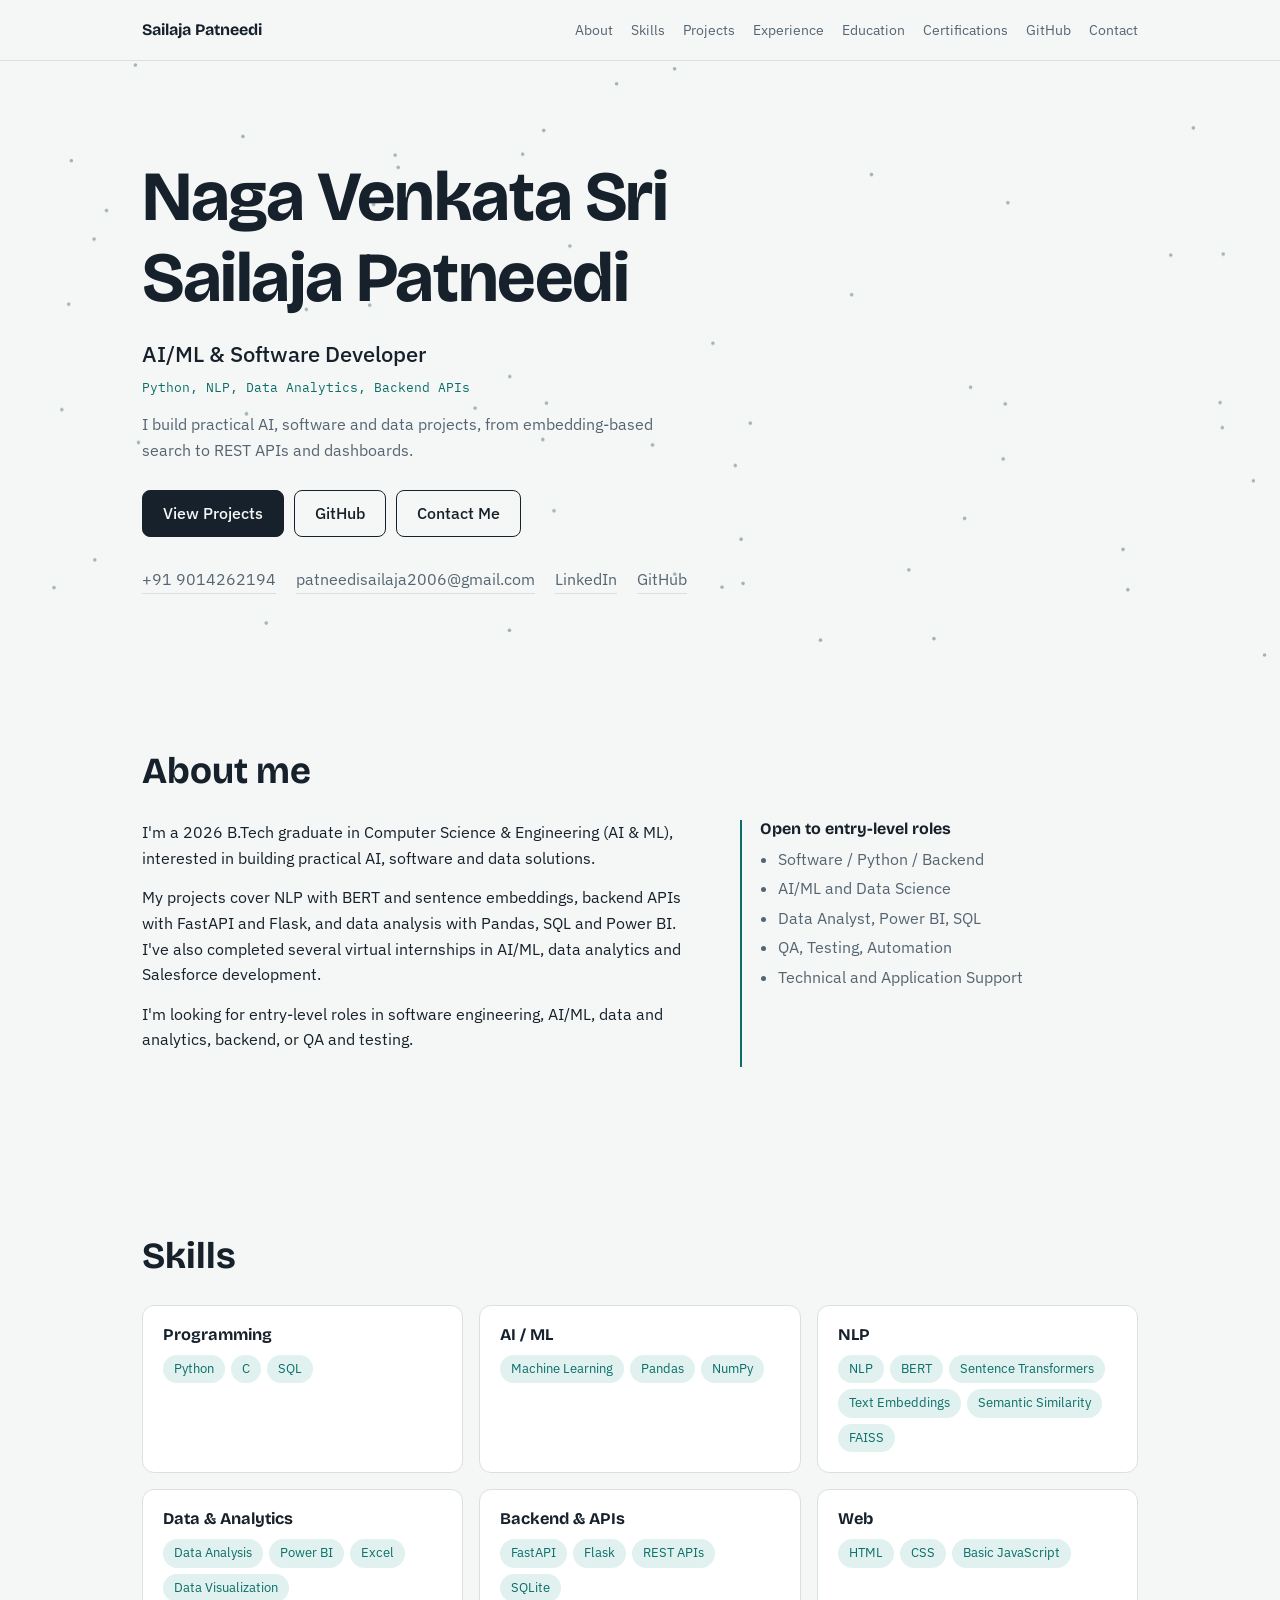
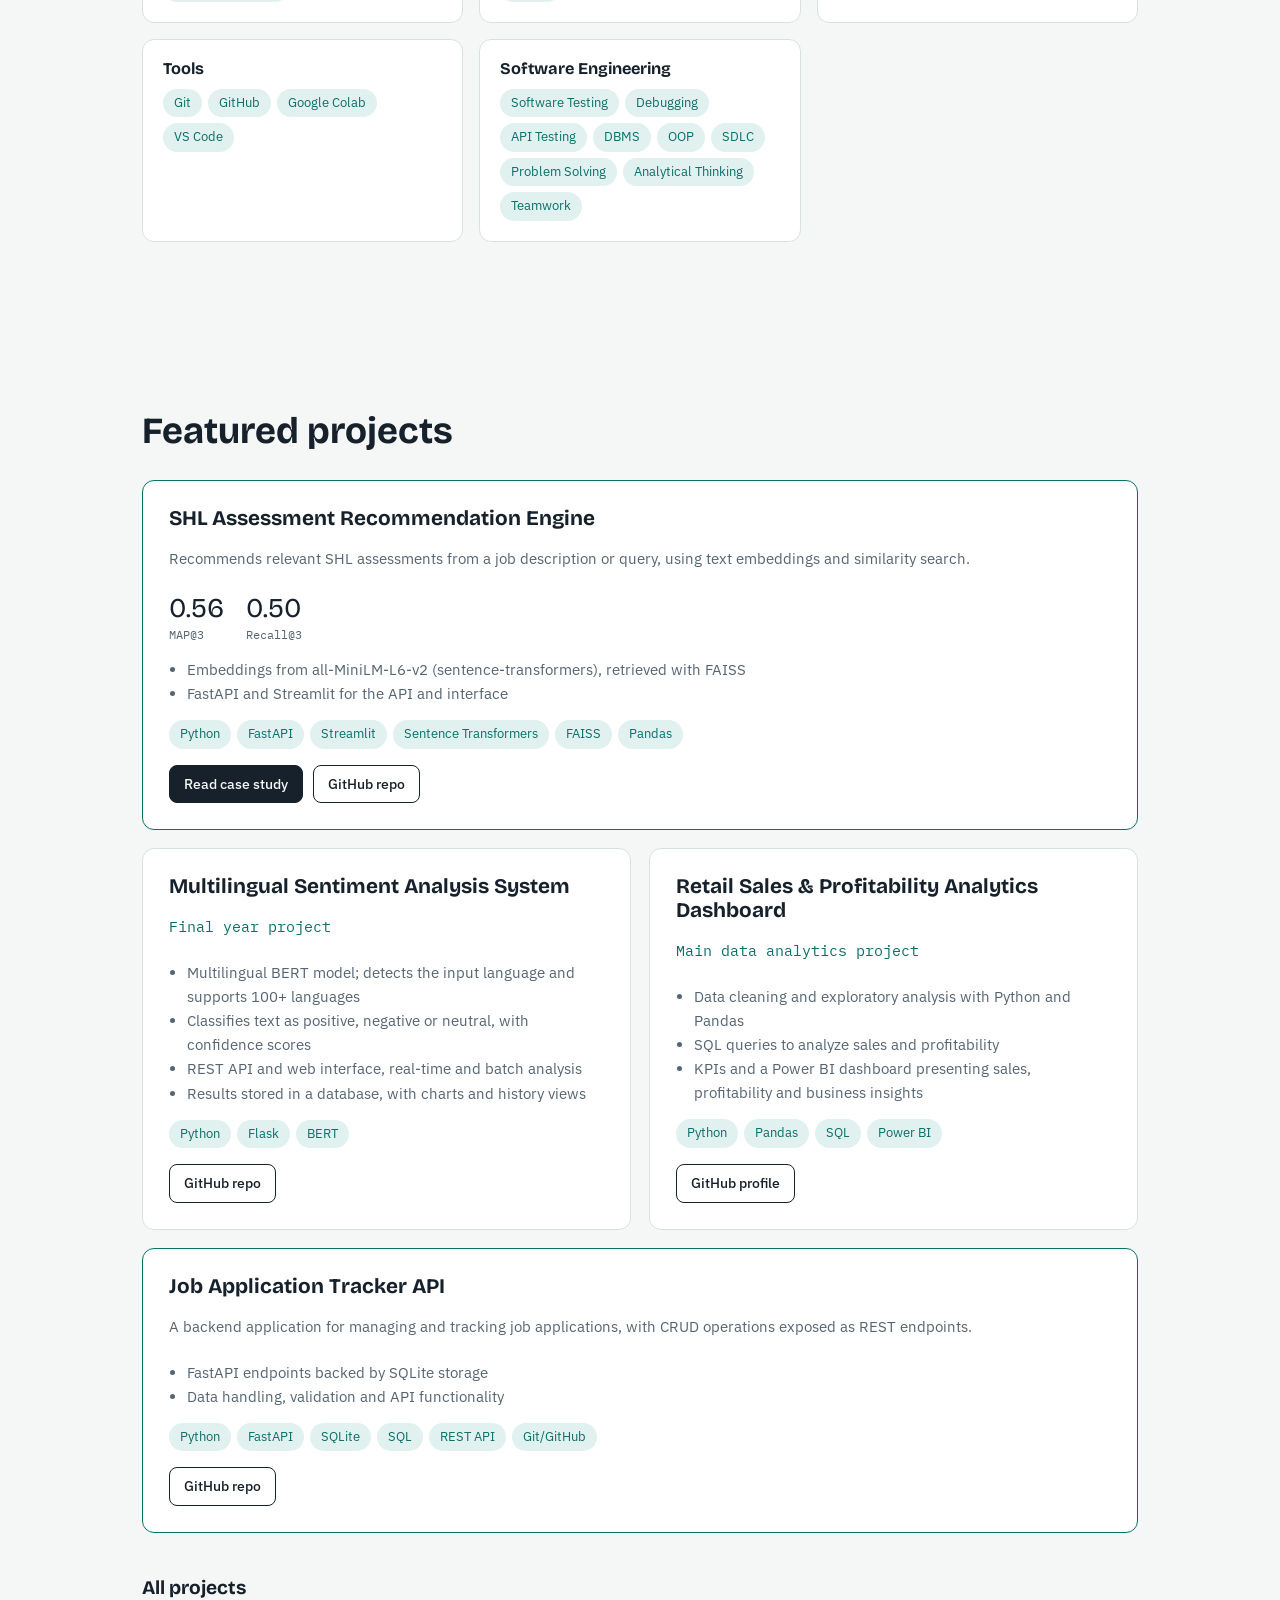
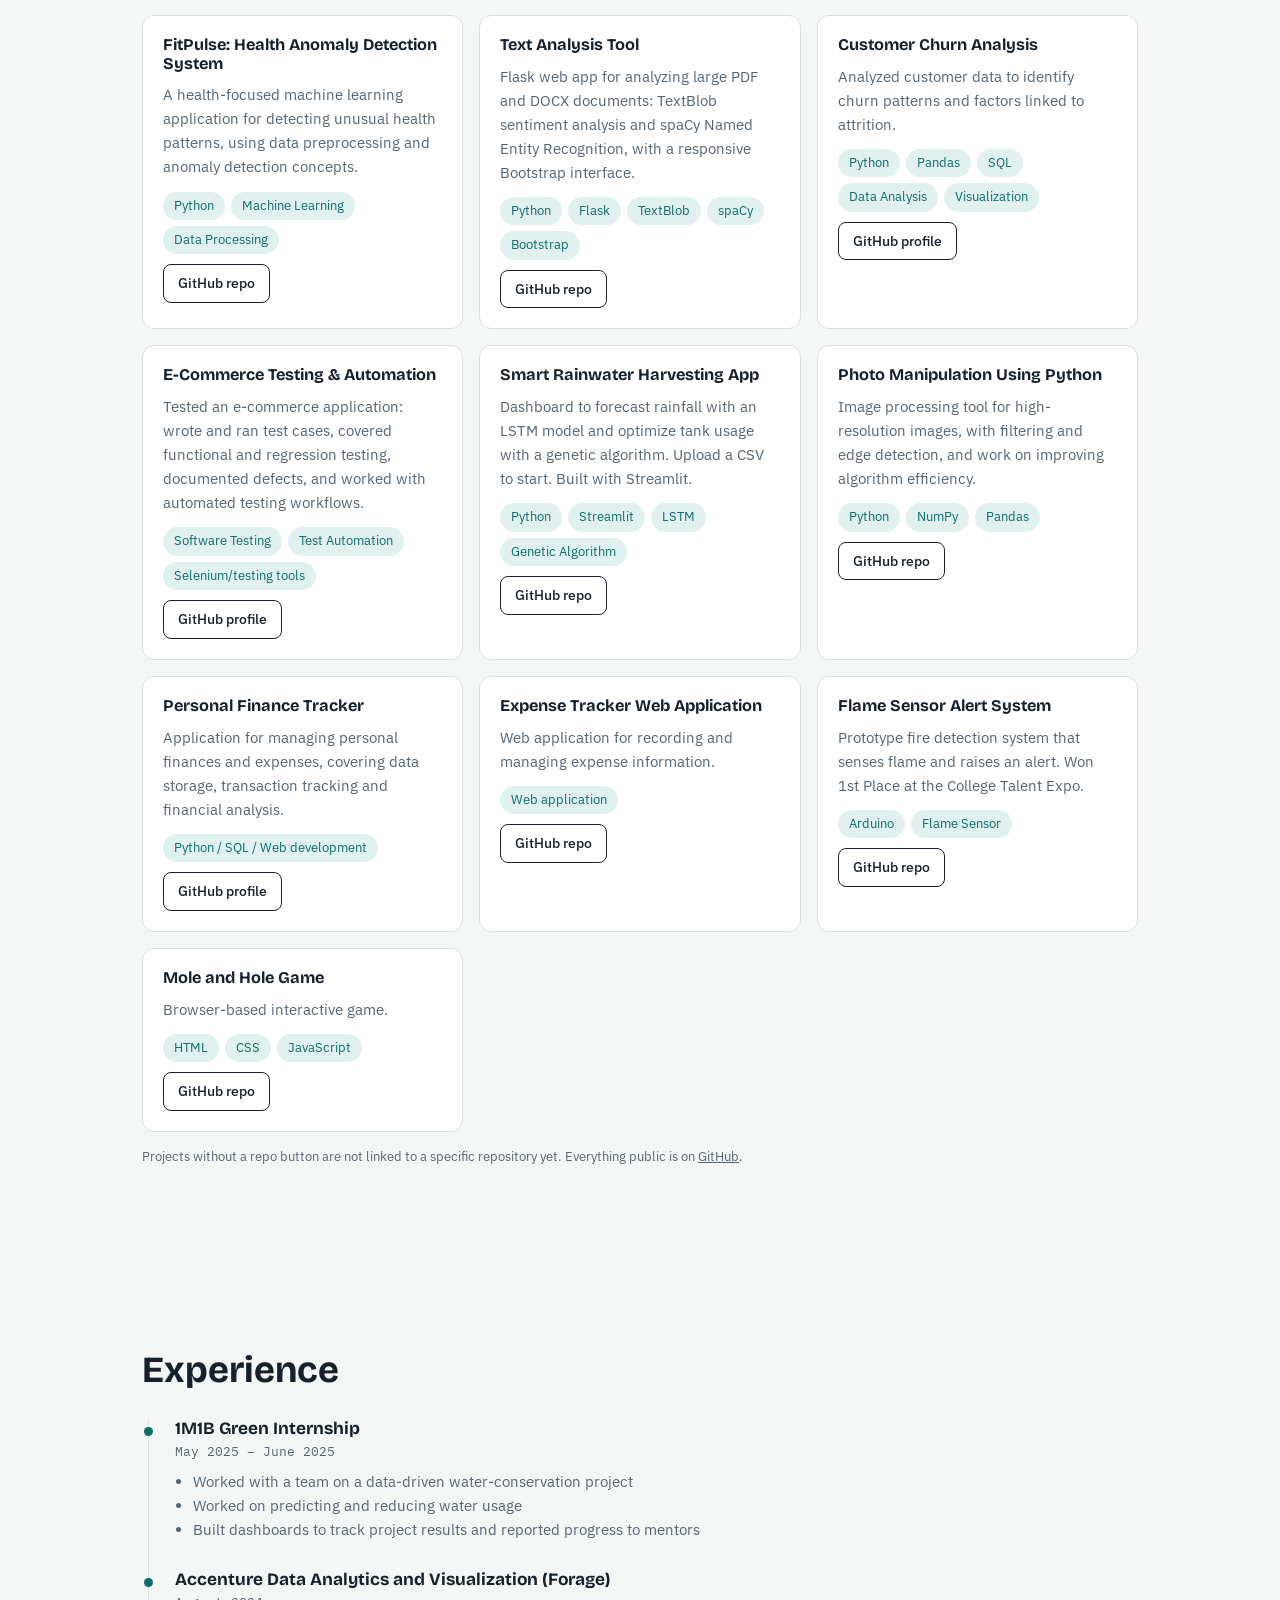
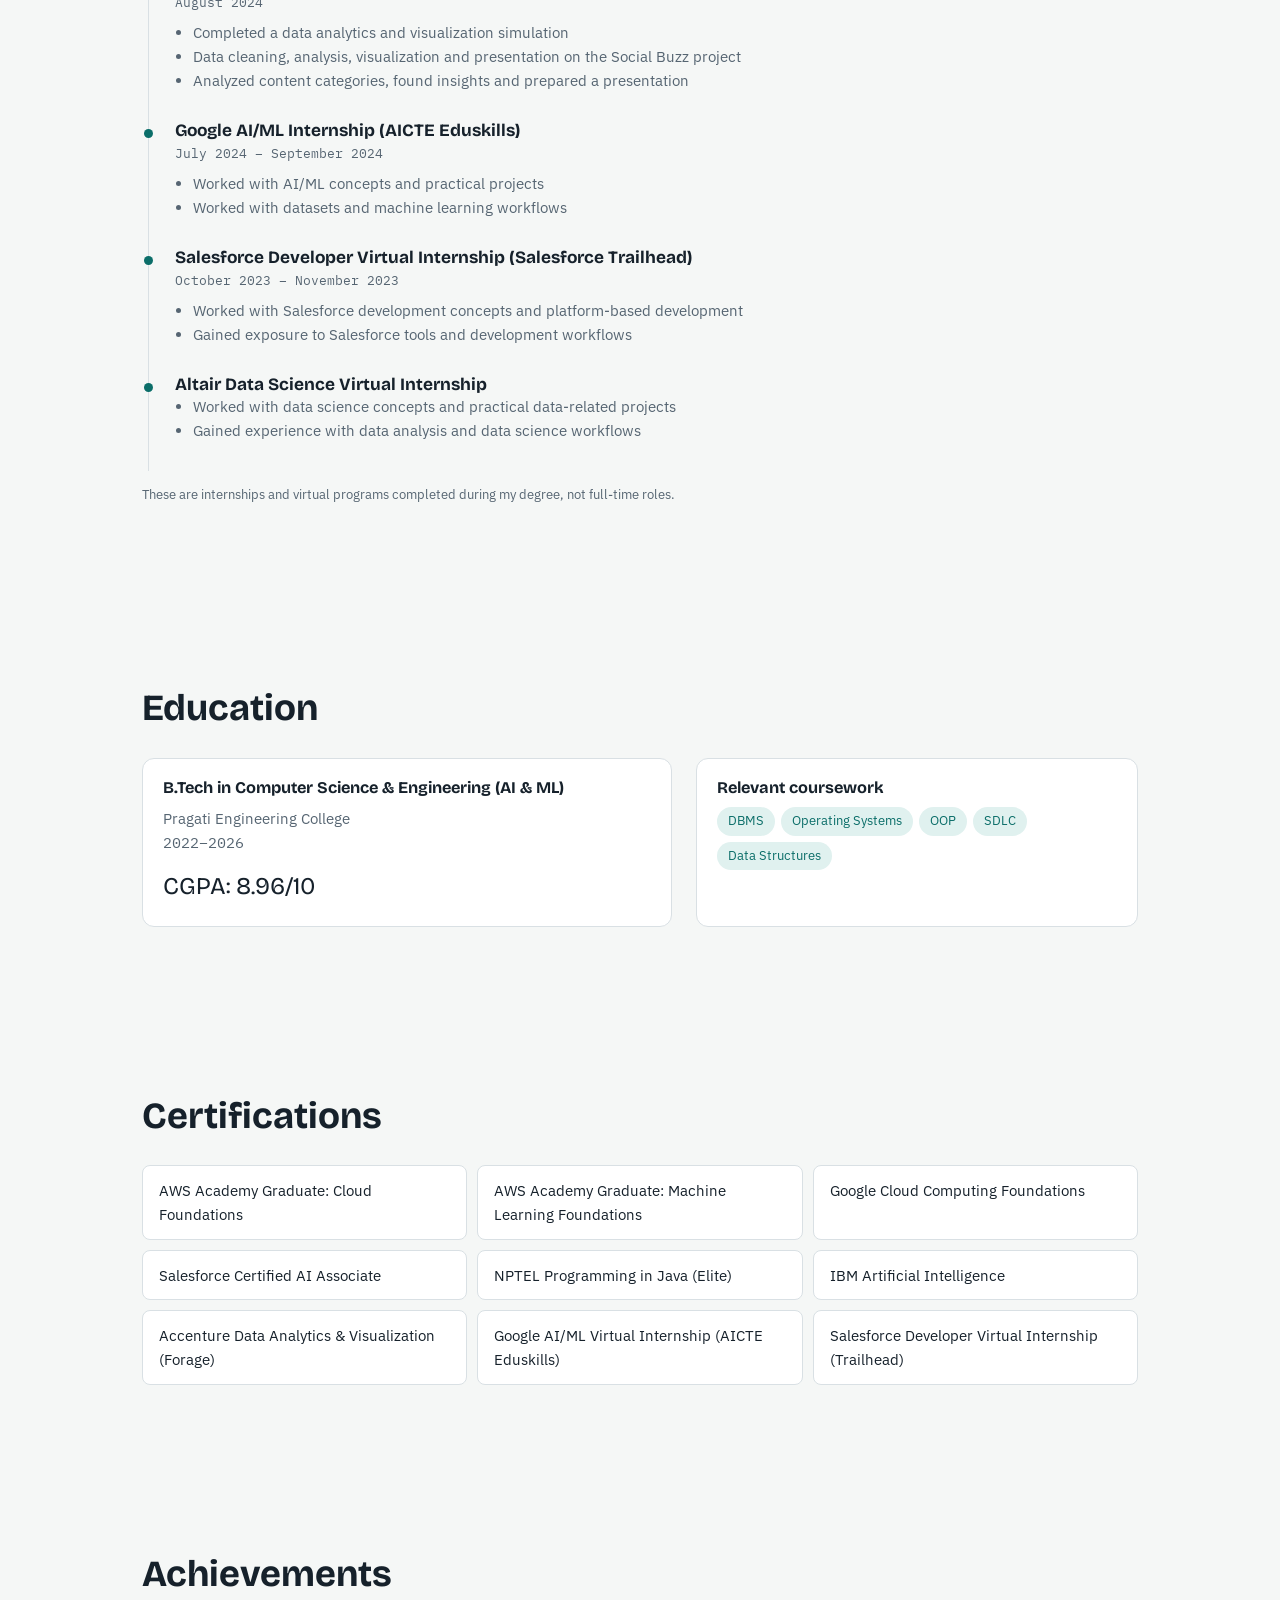
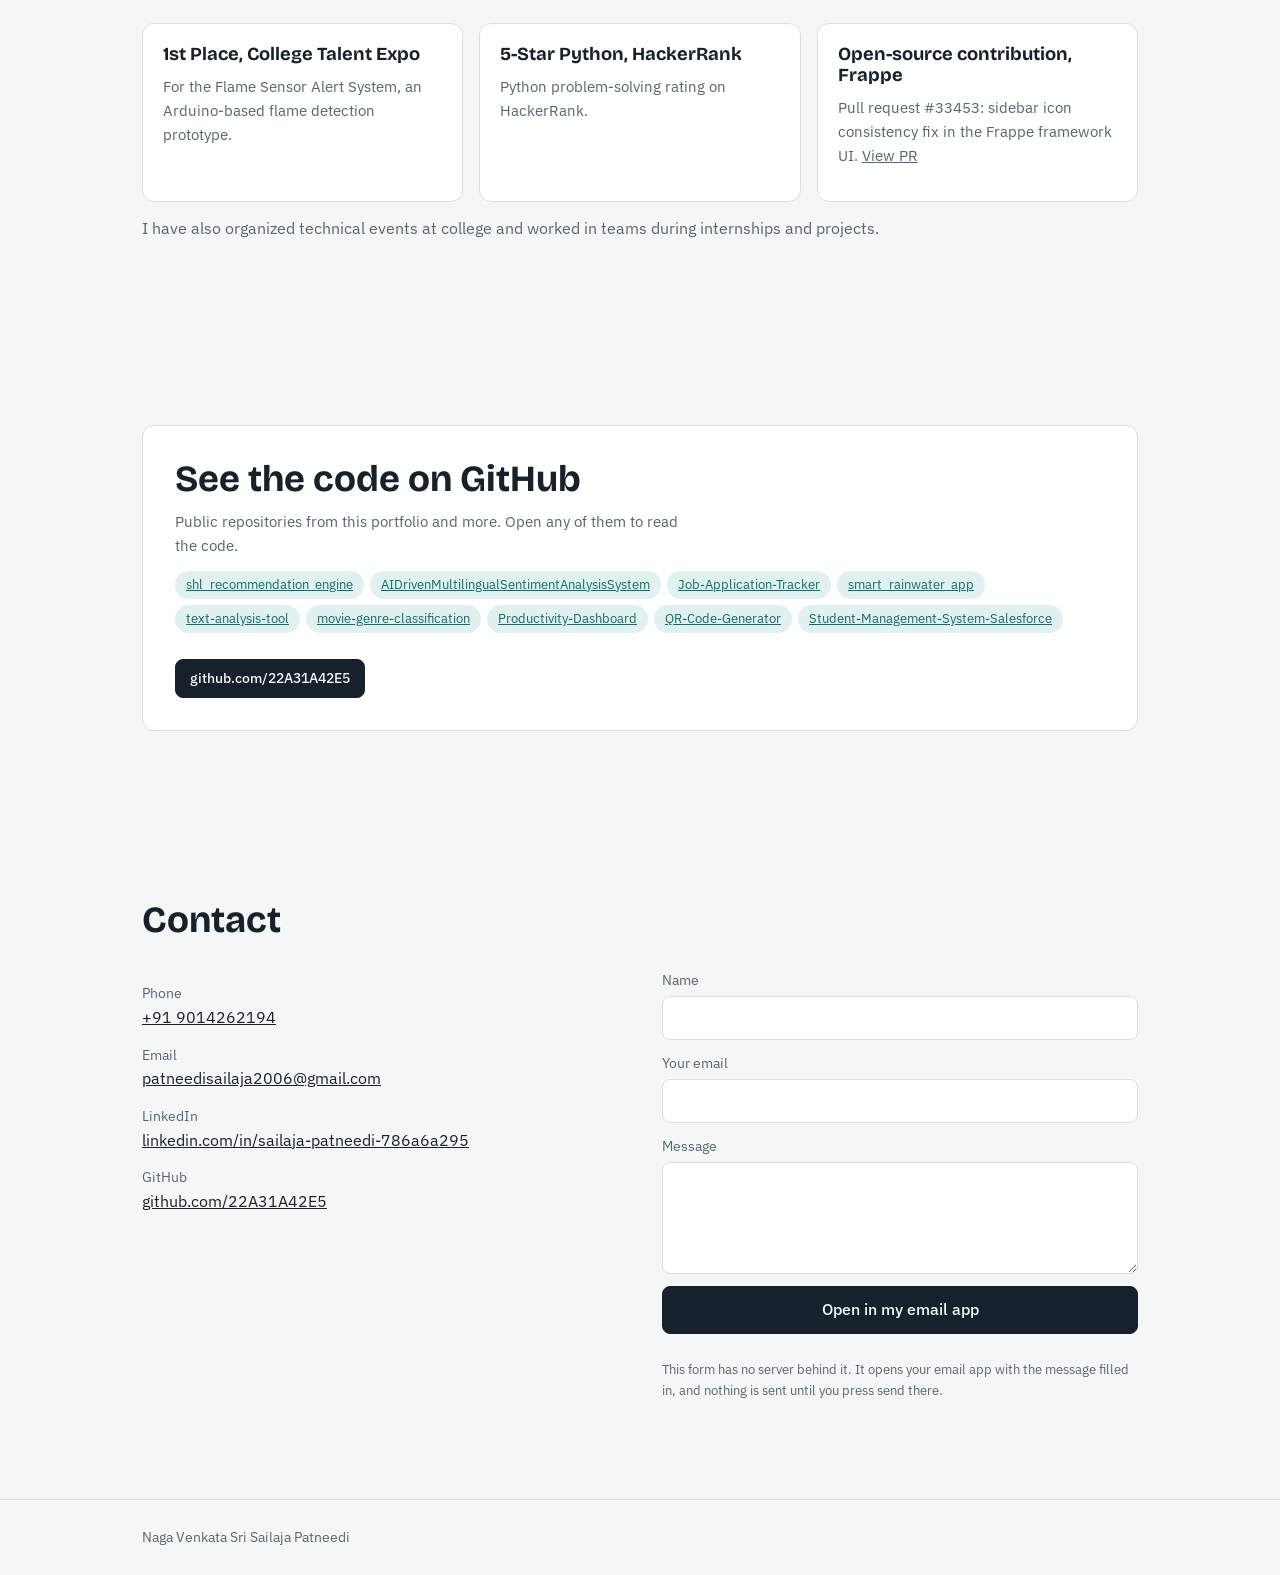
<file: portfolio.html>
<!DOCTYPE html>
<html lang="en">
<head>
<meta charset="utf-8">
<meta name="viewport" content="width=device-width, initial-scale=1, viewport-fit=cover">
<title>Naga Venkata Sri Sailaja Patneedi | AI/ML & Software Developer</title>
<link rel="preconnect" href="https://fonts.googleapis.com">
<link href="https://fonts.googleapis.com/css2?family=Bricolage+Grotesque:wght@500;700&family=IBM+Plex+Sans:wght@400;500&family=IBM+Plex+Mono:wght@400&display=swap" rel="stylesheet">
<style>
:root{--bg:#f5f7f6;--surf:#fff;--ink:#16212b;--mute:#566572;--line:#d9e0e4;--acc:#0b6e69;--acc2:#e0f1ef;--pt:#9fb3bb;
box-sizing:border-box;padding-top:env(safe-area-inset-top,0px);padding-bottom:env(safe-area-inset-bottom,0px)}
@media(prefers-color-scheme:dark){:root:not([data-theme="light"]){--bg:#10171c;--surf:#172128;--ink:#e8eef0;--mute:#9aabb4;--line:#27343c;--acc:#4fd1c5;--acc2:#15302f;--pt:#4a606b}}
:root[data-theme="dark"]{--bg:#10171c;--surf:#172128;--ink:#e8eef0;--mute:#9aabb4;--line:#27343c;--acc:#4fd1c5;--acc2:#15302f;--pt:#4a606b}
*{box-sizing:border-box}html{scroll-behavior:smooth;scroll-padding-top:calc(64px + env(safe-area-inset-top,0px))}
body{margin:0;background:var(--bg);color:var(--ink);font:16px/1.6 'IBM Plex Sans',system-ui,sans-serif}
h1,h2,h3{font-family:'Bricolage Grotesque','IBM Plex Sans',system-ui,sans-serif;line-height:1.15;margin:0}
a{color:inherit}.mono{font-family:'IBM Plex Mono',ui-monospace,monospace;font-size:.82rem}
:focus-visible{outline:2px solid var(--acc);outline-offset:3px}
.w{max-width:1040px;margin:0 auto;padding:0 22px}
section{padding:84px 0}h2{font-size:clamp(1.7rem,4vw,2.3rem);margin-bottom:28px}
header.nav{position:sticky;top:0;z-index:20;background:color-mix(in srgb,var(--bg) 92%,transparent);border-bottom:1px solid var(--line);padding-top:env(safe-area-inset-top,0px)}
.nav .w{display:flex;align-items:center;justify-content:space-between;height:60px;gap:12px}
.nav b{font-family:'Bricolage Grotesque',sans-serif}.nav nav{display:flex;gap:18px;overflow-x:auto}
.nav nav a{text-decoration:none;color:var(--mute);font-size:.9rem;white-space:nowrap}.nav nav a:hover{color:var(--ink)}
@media(max-width:760px){.nav b{display:none}}
.hero{position:relative;padding:96px 0 72px;overflow:hidden}
#net{position:absolute;inset:0;width:100%;height:100%;z-index:0}
.hero .w{position:relative;z-index:1;pointer-events:none}.hero .w>*{pointer-events:auto}
.hero h1{font-size:clamp(2.2rem,6.4vw,4.4rem);max-width:15ch;letter-spacing:-.02em;animation:in .7s both}
.role{font-size:clamp(1.05rem,2.4vw,1.35rem);margin:18px 0 6px;font-weight:500;animation:in .7s .12s both}
.lede{color:var(--mute);max-width:56ch;margin:0 0 26px;animation:in .7s .2s both}
@keyframes in{from{opacity:0;transform:translateY(10px)}}
.btns{display:flex;flex-wrap:wrap;gap:10px;animation:in .7s .28s both}
.btn{display:inline-block;padding:10px 20px;border-radius:8px;border:1px solid var(--ink);text-decoration:none;font-weight:500;background:none;color:var(--ink);font:inherit;font-weight:500;cursor:pointer}
.btn.p{background:var(--ink);color:var(--bg)}.btn:hover{border-color:var(--acc);color:var(--acc)}.btn.p:hover{background:var(--acc);color:var(--bg);border-color:var(--acc)}
.quick{display:flex;flex-wrap:wrap;gap:8px 20px;margin-top:30px;color:var(--mute);animation:in .7s .36s both}
.quick a{text-decoration:none;border-bottom:1px solid var(--line)}.quick a:hover{color:var(--acc);border-color:var(--acc)}
.about{display:grid;grid-template-columns:1.4fr 1fr;gap:40px}@media(max-width:760px){.about{grid-template-columns:1fr}}
.about p{margin:0 0 14px;max-width:62ch}.focus{border-left:2px solid var(--acc);padding-left:18px}.focus h3{font-size:1rem;margin-bottom:8px}.focus li{color:var(--mute);margin:4px 0}.focus ul{padding-left:18px;margin:0}
.grid{display:grid;gap:16px;grid-template-columns:repeat(auto-fill,minmax(250px,1fr))}
.card{background:var(--surf);border:1px solid var(--line);border-radius:12px;padding:20px}
.card h3{font-size:1.02rem;margin-bottom:10px}
.tags{display:flex;flex-wrap:wrap;gap:6px}.tag{font-size:.8rem;padding:3px 10px;border-radius:99px;background:var(--acc2);color:var(--acc);border:1px solid transparent}
.card p{margin:0 0 12px;color:var(--mute);font-size:.94rem}
.feat{display:grid;gap:18px;grid-template-columns:1fr 1fr}@media(max-width:760px){.feat{grid-template-columns:1fr}}
.feat .card{display:flex;flex-direction:column;gap:6px;padding:26px}.feat .card.big{grid-column:1/-1;border-color:var(--acc)}
.feat h3{font-size:1.3rem}.feat ul{margin:4px 0 8px;padding-left:18px;color:var(--mute);font-size:.94rem}
.met{display:flex;gap:22px;margin:6px 0}.met div{font-family:'Bricolage Grotesque',sans-serif;font-size:1.7rem;line-height:1}.met small{display:block;font:400 .78rem 'IBM Plex Mono',monospace;color:var(--mute);margin-top:4px}
.row{margin-top:auto;padding-top:10px;display:flex;gap:10px;flex-wrap:wrap}.row .btn{padding:7px 14px;font-size:.88rem}
h3.sub{margin:44px 0 16px;font-size:1.2rem}
.tl{border-left:1px solid var(--line);margin-left:6px}.tl article{position:relative;padding:0 0 28px 26px}
.tl article:before{content:"";position:absolute;left:-5px;top:8px;width:9px;height:9px;border-radius:50%;background:var(--acc)}
.tl h3{font-size:1.08rem}.tl .when{color:var(--mute);margin:2px 0 8px;display:block}.tl ul{margin:0;padding-left:18px;color:var(--mute);font-size:.94rem;max-width:68ch}
.edu{display:grid;gap:24px;grid-template-columns:1.2fr 1fr}@media(max-width:760px){.edu{grid-template-columns:1fr}}
.cg{font-family:'Bricolage Grotesque',sans-serif;font-size:1.5rem;margin-top:8px}
.cert{display:grid;gap:10px;grid-template-columns:repeat(auto-fill,minmax(280px,1fr));list-style:none;padding:0;margin:0}
.cert li{padding:12px 16px;border:1px solid var(--line);border-radius:8px;background:var(--surf);font-size:.95rem}
.ach{display:grid;gap:16px;grid-template-columns:repeat(auto-fit,minmax(260px,1fr))}.ach .card h3{font-size:1.15rem}
.more{margin-top:14px;color:var(--mute)}
form{display:grid;gap:12px;max-width:520px}label{font-size:.88rem;color:var(--mute);display:grid;gap:4px}
input,textarea{font:inherit;padding:10px 12px;border:1px solid var(--line);border-radius:8px;background:var(--surf);color:var(--ink)}
.ct{display:grid;grid-template-columns:1fr 1fr;gap:44px}@media(max-width:760px){.ct{grid-template-columns:1fr}}
.ct dl{margin:0}.ct dt{color:var(--mute);font-size:.85rem;margin-top:14px}.ct dd{margin:0;overflow-wrap:anywhere}.note{font-size:.84rem;color:var(--mute)}
footer{border-top:1px solid var(--line);padding:26px 0;color:var(--mute);font-size:.88rem}
dialog{max-width:680px;width:calc(100% - 32px);border:1px solid var(--line);border-radius:14px;background:var(--surf);color:var(--ink);padding:28px;max-height:88vh;overflow:auto}
dialog::backdrop{background:rgba(10,16,20,.55)}dialog h3{font-size:1.5rem;margin-bottom:6px}dialog h4{margin:20px 0 6px;font:500 .8rem 'IBM Plex Mono',monospace;color:var(--acc)}
dialog p,dialog li{color:var(--mute);margin:0 0 6px}dialog ol,dialog ul{padding-left:20px;margin:0}
.x{float:right}
@media(prefers-reduced-motion:reduce){*{animation:none!important;scroll-behavior:auto!important}}
</style>
</head>
<body>
<header class="nav"><div class="w"><b>Sailaja Patneedi</b>
<nav aria-label="Sections"><a href="#about">About</a><a href="#skills">Skills</a><a href="#projects">Projects</a><a href="#experience">Experience</a><a href="#education">Education</a><a href="#certs">Certifications</a><a href="#github">GitHub</a><a href="#contact">Contact</a></nav></div></header>

<main>
<div class="hero"><canvas id="net" aria-hidden="true"></canvas>
<div class="w">
<h1>Naga Venkata Sri Sailaja Patneedi</h1>
<p class="role">AI/ML &amp; Software Developer</p>
<p class="mono" style="color:var(--acc);margin:0 0 14px">Python, NLP, Data Analytics, Backend APIs</p>
<p class="lede">I build practical AI, software and data projects, from embedding-based search to REST APIs and dashboards.</p>
<div class="btns"><a class="btn p" href="#projects">View Projects</a><a class="btn" href="https://github.com/22A31A42E5" target="_blank" rel="noopener">GitHub</a><a class="btn" href="#contact">Contact Me</a></div>
<div class="quick"><a href="tel:+919014262194">+91 9014262194</a><a href="mailto:patneedisailaja2006@gmail.com">patneedisailaja2006@gmail.com</a><a href="https://linkedin.com/in/sailaja-patneedi-786a6a295" target="_blank" rel="noopener">LinkedIn</a><a href="https://github.com/22A31A42E5" target="_blank" rel="noopener">GitHub</a></div>
</div></div>

<section id="about"><div class="w"><h2>About me</h2><div class="about">
<div><p>I'm a 2026 B.Tech graduate in Computer Science &amp; Engineering (AI &amp; ML), interested in building practical AI, software and data solutions.</p>
<p>My projects cover NLP with BERT and sentence embeddings, backend APIs with FastAPI and Flask, and data analysis with Pandas, SQL and Power BI. I've also completed several virtual internships in AI/ML, data analytics and Salesforce development.</p>
<p>I'm looking for entry-level roles in software engineering, AI/ML, data and analytics, backend, or QA and testing.</p></div>
<div class="focus"><h3>Open to entry-level roles</h3><ul><li>Software / Python / Backend</li><li>AI/ML and Data Science</li><li>Data Analyst, Power BI, SQL</li><li>QA, Testing, Automation</li><li>Technical and Application Support</li></ul></div></div></div></section>

<section id="skills"><div class="w"><h2>Skills</h2><div class="grid" id="skillGrid"></div></div></section>

<section id="projects"><div class="w"><h2>Featured projects</h2>
<div class="feat">
<article class="card big"><h3>SHL Assessment Recommendation Engine</h3>
<p>Recommends relevant SHL assessments from a job description or query, using text embeddings and similarity search.</p>
<div class="met"><div>0.56<small>MAP@3</small></div><div>0.50<small>Recall@3</small></div></div>
<ul><li>Embeddings from all-MiniLM-L6-v2 (sentence-transformers), retrieved with FAISS</li><li>FastAPI and Streamlit for the API and interface</li></ul>
<div class="tags" id="t-shl"></div>
<div class="row"><button class="btn p" id="openShl">Read case study</button><a class="btn" href="https://github.com/22A31A42E5/shl_recommendation_engine" target="_blank" rel="noopener">GitHub repo</a></div></article>
<article class="card"><h3>Multilingual Sentiment Analysis System</h3><p class="mono" style="color:var(--acc)">Final year project</p>
<ul><li>Multilingual BERT model; detects the input language and supports 100+ languages</li><li>Classifies text as positive, negative or neutral, with confidence scores</li><li>REST API and web interface, real-time and batch analysis</li><li>Results stored in a database, with charts and history views</li></ul>
<div class="tags" id="t-sent"></div><div class="row"><a class="btn" href="https://github.com/22A31A42E5/AIDrivenMultilingualSentimentAnalysisSystem" target="_blank" rel="noopener">GitHub repo</a></div></article>
<article class="card"><h3>Retail Sales &amp; Profitability Analytics Dashboard</h3><p class="mono" style="color:var(--acc)">Main data analytics project</p>
<ul><li>Data cleaning and exploratory analysis with Python and Pandas</li><li>SQL queries to analyze sales and profitability</li><li>KPIs and a Power BI dashboard presenting sales, profitability and business insights</li></ul>
<div class="tags" id="t-ret"></div><div class="row"><a class="btn" href="https://github.com/22A31A42E5" target="_blank" rel="noopener">GitHub profile</a></div></article>
<article class="card big"><h3>Job Application Tracker API</h3>
<p>A backend application for managing and tracking job applications, with CRUD operations exposed as REST endpoints.</p>
<ul><li>FastAPI endpoints backed by SQLite storage</li><li>Data handling, validation and API functionality</li></ul>
<div class="tags" id="t-job"></div><div class="row"><a class="btn" href="https://github.com/22A31A42E5/Job-Application-Tracker" target="_blank" rel="noopener">GitHub repo</a></div></article>
</div>
<h3 class="sub">All projects</h3><div class="grid" id="allGrid"></div>
<p class="note more">Projects without a repo button are not linked to a specific repository yet. Everything public is on <a href="https://github.com/22A31A42E5" target="_blank" rel="noopener">GitHub</a>.</p></div></section>

<section id="experience"><div class="w"><h2>Experience</h2><div class="tl" id="tl"></div>
<p class="note">These are internships and virtual programs completed during my degree, not full-time roles.</p></div></section>

<section id="education"><div class="w"><h2>Education</h2><div class="edu">
<div class="card"><h3>B.Tech in Computer Science &amp; Engineering (AI &amp; ML)</h3><p style="margin:6px 0 0">Pragati Engineering College</p><p class="mono">2022–2026</p><div class="cg">CGPA: 8.96/10</div></div>
<div class="card"><h3>Relevant coursework</h3><div class="tags"><span class="tag">DBMS</span><span class="tag">Operating Systems</span><span class="tag">OOP</span><span class="tag">SDLC</span><span class="tag">Data Structures</span></div></div></div></div></section>

<section id="certs"><div class="w"><h2>Certifications</h2><ul class="cert" id="certList"></ul></div></section>

<section id="achievements"><div class="w"><h2>Achievements</h2><div class="ach">
<div class="card"><h3>1st Place, College Talent Expo</h3><p>For the Flame Sensor Alert System, an Arduino-based flame detection prototype.</p></div>
<div class="card"><h3>5-Star Python, HackerRank</h3><p>Python problem-solving rating on HackerRank.</p></div>
<div class="card"><h3>Open-source contribution, Frappe</h3><p>Pull request #33453: sidebar icon consistency fix in the Frappe framework UI. <a href="https://github.com/frappe/frappe/pull/33453" target="_blank" rel="noopener">View PR</a></p></div></div>
<p class="more">I have also organized technical events at college and worked in teams during internships and projects.</p></div></section>

<section id="github"><div class="w"><div class="card" style="padding:32px"><h2 style="margin-bottom:10px">See the code on GitHub</h2><p style="max-width:56ch">Public repositories from this portfolio and more. Open any of them to read the code.</p><div class="tags" style="margin-bottom:16px"><a class="tag" href="https://github.com/22A31A42E5/shl_recommendation_engine" target="_blank" rel="noopener">shl_recommendation_engine</a><a class="tag" href="https://github.com/22A31A42E5/AIDrivenMultilingualSentimentAnalysisSystem" target="_blank" rel="noopener">AIDrivenMultilingualSentimentAnalysisSystem</a><a class="tag" href="https://github.com/22A31A42E5/Job-Application-Tracker" target="_blank" rel="noopener">Job-Application-Tracker</a><a class="tag" href="https://github.com/22A31A42E5/smart_rainwater_app" target="_blank" rel="noopener">smart_rainwater_app</a><a class="tag" href="https://github.com/22A31A42E5/text-analysis-tool" target="_blank" rel="noopener">text-analysis-tool</a><a class="tag" href="https://github.com/22A31A42E5/movie-genre-classification" target="_blank" rel="noopener">movie-genre-classification</a><a class="tag" href="https://github.com/22A31A42E5/Productivity-Dashboard" target="_blank" rel="noopener">Productivity-Dashboard</a><a class="tag" href="https://github.com/22A31A42E5/QR-Code-Generator" target="_blank" rel="noopener">QR-Code-Generator</a><a class="tag" href="https://github.com/22A31A42E5/Student-Management-System-Salesforce" target="_blank" rel="noopener">Student-Management-System-Salesforce</a></div><div class="row"><a class="btn p" href="https://github.com/22A31A42E5" target="_blank" rel="noopener">github.com/22A31A42E5</a></div></div></div></section>

<section id="contact"><div class="w"><h2>Contact</h2><div class="ct">
<dl><dt>Phone</dt><dd><a href="tel:+919014262194">+91 9014262194</a></dd><dt>Email</dt><dd><a href="mailto:patneedisailaja2006@gmail.com">patneedisailaja2006@gmail.com</a></dd><dt>LinkedIn</dt><dd><a href="https://linkedin.com/in/sailaja-patneedi-786a6a295" target="_blank" rel="noopener">linkedin.com/in/sailaja-patneedi-786a6a295</a></dd><dt>GitHub</dt><dd><a href="https://github.com/22A31A42E5" target="_blank" rel="noopener">github.com/22A31A42E5</a></dd></dl>
<form id="cf"><label>Name<input name="n" required></label><label>Your email<input name="e" type="email" required></label><label>Message<textarea name="m" rows="4" required></textarea></label>
<button class="btn p" type="submit">Open in my email app</button>
<p class="note">This form has no server behind it. It opens your email app with the message filled in, and nothing is sent until you press send there.</p></form></div></div></section>
</main>
<footer><div class="w">Naga Venkata Sri Sailaja Patneedi</div></footer>

<dialog id="shl" aria-labelledby="shlT"><button class="btn x" id="closeShl" aria-label="Close">Close</button>
<h3 id="shlT">SHL Assessment Recommendation Engine</h3><div class="tags" id="t-shl2" style="margin-top:10px"></div>
<h4>PROBLEM</h4><p>Matching a job description to the right assessments by keyword is unreliable. The goal was to recommend relevant SHL assessments from free-text job descriptions or queries.</p>
<h4>APPROACH</h4><p>An embedding-based semantic recommendation and retrieval system: assessments and queries are turned into vectors, and the closest assessments are returned by similarity.</p>
<h4>HOW IT WORKS</h4><ol><li>Load assessment data with Pandas (including final_tests.csv).</li><li>Create text embeddings with sentence-transformers (all-MiniLM-L6-v2).</li><li>Index them with FAISS for similarity-based retrieval.</li><li>Embed the user's query and retrieve the most similar assessments.</li><li>Serve results through FastAPI, with a Streamlit interface.</li></ol>
<h4>EVALUATION</h4><p>Evaluated with MAP@3 and Recall@3.</p>
<h4>RESULTS</h4><p><b style="color:var(--ink)">MAP@3: 0.56</b> and <b style="color:var(--ink)">Recall@3: 0.50</b>.</p>
<h4>GITHUB AND DEPLOYMENT</h4><p>Code is in a public GitHub repository (<a href="https://github.com/22A31A42E5/shl_recommendation_engine" target="_blank" rel="noopener">shl_recommendation_engine</a>). I worked with deployment using Streamlit, Render and Hugging Face Spaces. A public demo link is not listed here.</p></dialog>

<script>
const T=(a)=>a.map(x=>`<span class="tag">${x}</span>`).join('');
const skills={"Programming":["Python","C","SQL"],"AI / ML":["Machine Learning","Pandas","NumPy"],"NLP":["NLP","BERT","Sentence Transformers","Text Embeddings","Semantic Similarity","FAISS"],"Data & Analytics":["Data Analysis","Power BI","Excel","Data Visualization"],"Backend & APIs":["FastAPI","Flask","REST APIs","SQLite"],"Web":["HTML","CSS","Basic JavaScript"],"Tools":["Git","GitHub","Google Colab","VS Code"],"Software Engineering":["Software Testing","Debugging","API Testing","DBMS","OOP","SDLC","Problem Solving","Analytical Thinking","Teamwork"]};
skillGrid.innerHTML=Object.entries(skills).map(([k,v])=>`<div class="card"><h3>${k}</h3><div class="tags">${T(v)}</div></div>`).join('');
const set=(id,a)=>document.getElementById(id).innerHTML=T(a);
set('t-shl',["Python","FastAPI","Streamlit","Sentence Transformers","FAISS","Pandas"]);set('t-shl2',["Python","FastAPI","Streamlit","Sentence Transformers","FAISS","Pandas"]);
set('t-sent',["Python","Flask","BERT"]);set('t-ret',["Python","Pandas","SQL","Power BI"]);set('t-job',["Python","FastAPI","SQLite","SQL","REST API","Git/GitHub"]);
const U={"FitPulse: Health Anomaly Detection System":"FitPulse-Infosys-Springboard","Text Analysis Tool":"text-analysis-tool","Photo Manipulation Using Python":"photo_manipulation_using_python","Flame Sensor Alert System":"Flame-Sensor-using-Arduino","Mole and Hole Game":"mole-and-hole-game","Expense Tracker Web Application":"Expense-Tracker","Smart Rainwater Harvesting App":"smart_rainwater_app"};
const gh=t=>`<div class="row"><a class="btn" href="https://github.com/22A31A42E5${U[t]?'/'+U[t]:''}" target="_blank" rel="noopener">${U[t]?'GitHub repo':'GitHub profile'}</a></div>`;
const P=[["FitPulse: Health Anomaly Detection System","A health-focused machine learning application for detecting unusual health patterns, using data preprocessing and anomaly detection concepts.",["Python","Machine Learning","Data Processing"]],
["Text Analysis Tool","Flask web app for analyzing large PDF and DOCX documents: TextBlob sentiment analysis and spaCy Named Entity Recognition, with a responsive Bootstrap interface.",["Python","Flask","TextBlob","spaCy","Bootstrap"]],
["Customer Churn Analysis","Analyzed customer data to identify churn patterns and factors linked to attrition.",["Python","Pandas","SQL","Data Analysis","Visualization"]],
["E-Commerce Testing & Automation","Tested an e-commerce application: wrote and ran test cases, covered functional and regression testing, documented defects, and worked with automated testing workflows.",["Software Testing","Test Automation","Selenium/testing tools"]],
["Smart Rainwater Harvesting App","Dashboard to forecast rainfall with an LSTM model and optimize tank usage with a genetic algorithm. Upload a CSV to start. Built with Streamlit.",["Python","Streamlit","LSTM","Genetic Algorithm"]],
["Photo Manipulation Using Python","Image processing tool for high-resolution images, with filtering and edge detection, and work on improving algorithm efficiency.",["Python","NumPy","Pandas"]],
["Personal Finance Tracker","Application for managing personal finances and expenses, covering data storage, transaction tracking and financial analysis.",["Python / SQL / Web development"]],
["Expense Tracker Web Application","Web application for recording and managing expense information.",["Web application"]],
["Flame Sensor Alert System","Prototype fire detection system that senses flame and raises an alert. Won 1st Place at the College Talent Expo.",["Arduino","Flame Sensor"]],
["Mole and Hole Game","Browser-based interactive game.",["HTML","CSS","JavaScript"]]];
allGrid.innerHTML=P.map(p=>`<article class="card"><h3>${p[0]}</h3><p>${p[1]}</p><div class="tags">${T(p[2])}</div>${gh(p[0])}</article>`).join('');
const E=[["1M1B Green Internship","May 2025 – June 2025",["Worked with a team on a data-driven water-conservation project","Worked on predicting and reducing water usage","Built dashboards to track project results and reported progress to mentors"]],
["Accenture Data Analytics and Visualization (Forage)","August 2024",["Completed a data analytics and visualization simulation","Data cleaning, analysis, visualization and presentation on the Social Buzz project","Analyzed content categories, found insights and prepared a presentation"]],
["Google AI/ML Internship (AICTE Eduskills)","July 2024 – September 2024",["Worked with AI/ML concepts and practical projects","Worked with datasets and machine learning workflows"]],
["Salesforce Developer Virtual Internship (Salesforce Trailhead)","October 2023 – November 2023",["Worked with Salesforce development concepts and platform-based development","Gained exposure to Salesforce tools and development workflows"]],
["Altair Data Science Virtual Internship","",["Worked with data science concepts and practical data-related projects","Gained experience with data analysis and data science workflows"]]];
tl.innerHTML=E.map(e=>`<article><h3>${e[0]}</h3>${e[1]?`<span class="when mono">${e[1]}</span>`:''}<ul>${e[2].map(x=>`<li>${x}</li>`).join('')}</ul></article>`).join('');
certList.innerHTML=["AWS Academy Graduate: Cloud Foundations","AWS Academy Graduate: Machine Learning Foundations","Google Cloud Computing Foundations","Salesforce Certified AI Associate","NPTEL Programming in Java (Elite)","IBM Artificial Intelligence","Accenture Data Analytics &amp; Visualization (Forage)","Google AI/ML Virtual Internship (AICTE Eduskills)","Salesforce Developer Virtual Internship (Trailhead)"].map(c=>`<li>${c}</li>`).join('');
openShl.onclick=()=>shl.showModal();closeShl.onclick=()=>shl.close();shl.addEventListener('click',e=>{if(e.target===shl)shl.close()});
cf.onsubmit=e=>{e.preventDefault();const f=new FormData(cf);location.href='mailto:patneedisailaja2006@gmail.com?subject='+encodeURIComponent('Portfolio message from '+f.get('n'))+'&body='+encodeURIComponent(f.get('m')+'\n\nReply to: '+f.get('e'))};
// Embedding-space hero: the three nearest points to the cursor light up (top-3 retrieval).
(function(){const c=document.getElementById('net'),x=c.getContext('2d'),css=n=>getComputedStyle(document.documentElement).getPropertyValue(n).trim();
let W,H,pts=[],m=null,rm=matchMedia('(prefers-reduced-motion:reduce)').matches;
function size(){const r=c.getBoundingClientRect(),d=devicePixelRatio||1;W=r.width;H=r.height;c.width=W*d;c.height=H*d;x.setTransform(d,0,0,d,0,0);
const n=Math.round(Math.min(70,W*H/14000));pts=Array.from({length:n},()=>({x:Math.random()*W,y:Math.random()*H,vx:(Math.random()-.5)*.15,vy:(Math.random()-.5)*.15}));}
function draw(){x.clearRect(0,0,W,H);const pc=css('--pt'),ac=css('--acc');
if(!rm)pts.forEach(p=>{p.x+=p.vx;p.y+=p.vy;if(p.x<0||p.x>W)p.vx*=-1;if(p.y<0||p.y>H)p.vy*=-1});
x.fillStyle=pc;pts.forEach(p=>{x.beginPath();x.arc(p.x,p.y,1.8,0,7);x.fill()});
if(m){const nn=[...pts].sort((a,b)=>(a.x-m.x)**2+(a.y-m.y)**2-((b.x-m.x)**2+(b.y-m.y)**2)).slice(0,3);x.strokeStyle=ac;x.fillStyle=ac;x.lineWidth=1;
nn.forEach(p=>{x.beginPath();x.moveTo(m.x,m.y);x.lineTo(p.x,p.y);x.stroke();x.beginPath();x.arc(p.x,p.y,4,0,7);x.fill()});x.beginPath();x.arc(m.x,m.y,3,0,7);x.stroke()}
if(!rm)requestAnimationFrame(draw)}
c.parentElement.addEventListener('pointermove',e=>{const r=c.getBoundingClientRect();m={x:e.clientX-r.left,y:e.clientY-r.top};if(rm)draw()});
c.parentElement.addEventListener('pointerleave',()=>{m=null;if(rm)draw()});
addEventListener('resize',()=>{size();if(rm)draw()});size();draw();})();
</script>
</body>
</html>
</file>
